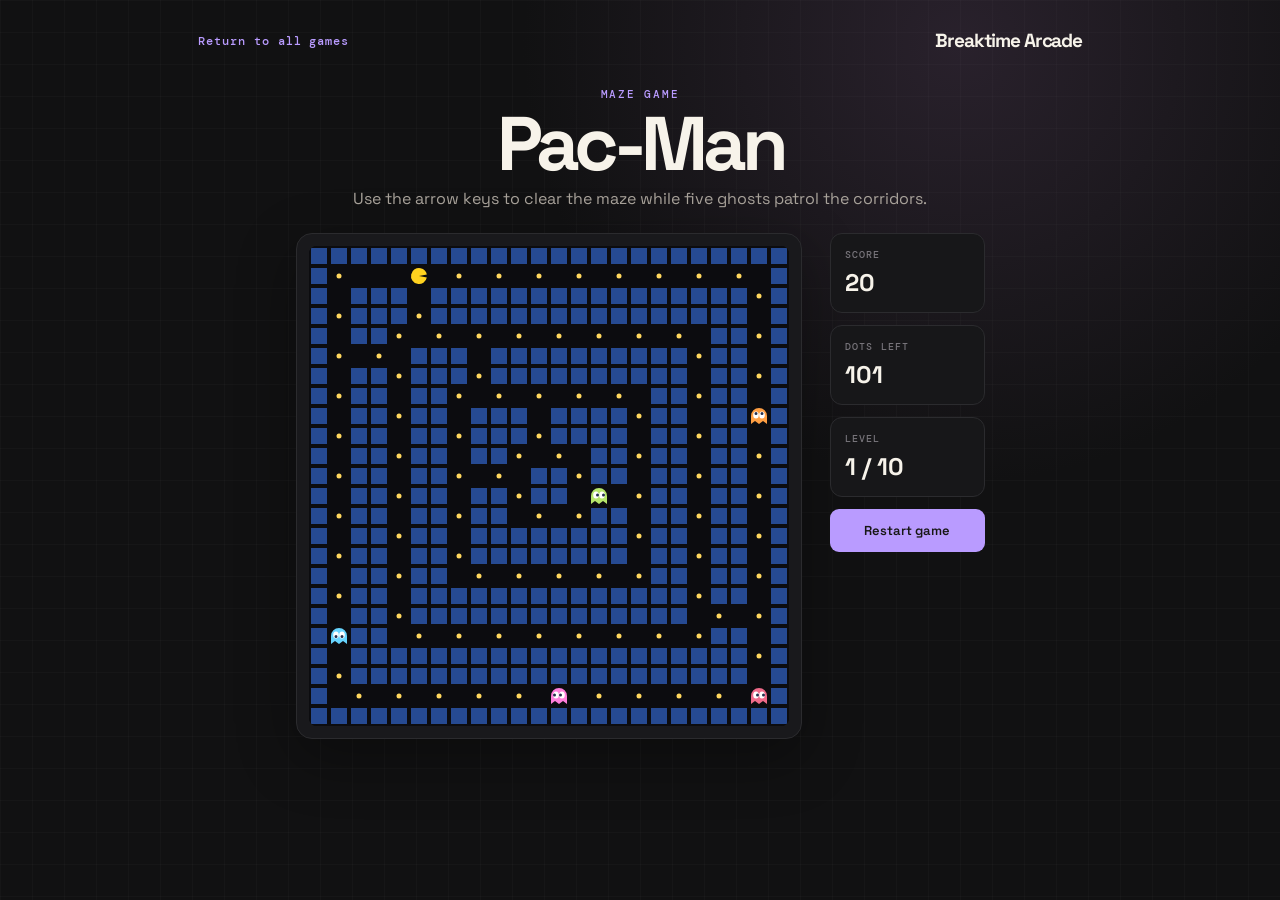
<file: pacman.html>
<!doctype html>
<html lang="en">
<head><meta charset="utf-8"><meta name="viewport" content="width=device-width, initial-scale=1"><title>Pac-Man | Breaktime Arcade</title><link rel="stylesheet" href="styles.css"></head>
<body><main class="game-shell"><nav class="game-nav"><a class="back" href="index.html">Return to all games</a><span class="brand">Breaktime Arcade</span></nav><header class="game-heading"><div class="eyebrow">MAZE GAME</div><h1>Pac-Man</h1><p>Use the arrow keys to clear the maze while five ghosts patrol the corridors.</p></header><section class="game-layout"><div class="board-wrap"><canvas id="pacman" width="480" height="480"></canvas></div><aside class="side-panel"><div class="stat"><label>SCORE</label><strong id="pac-score">0</strong></div><div class="stat"><label>DOTS LEFT</label><strong id="pac-dots">0</strong></div><div class="stat"><label>LEVEL</label><strong id="pac-level">1 / 10</strong></div><button id="pac-restart">Restart game</button></aside></section></main><script src="games.js?v=2"></script></body>
</html>
</file>
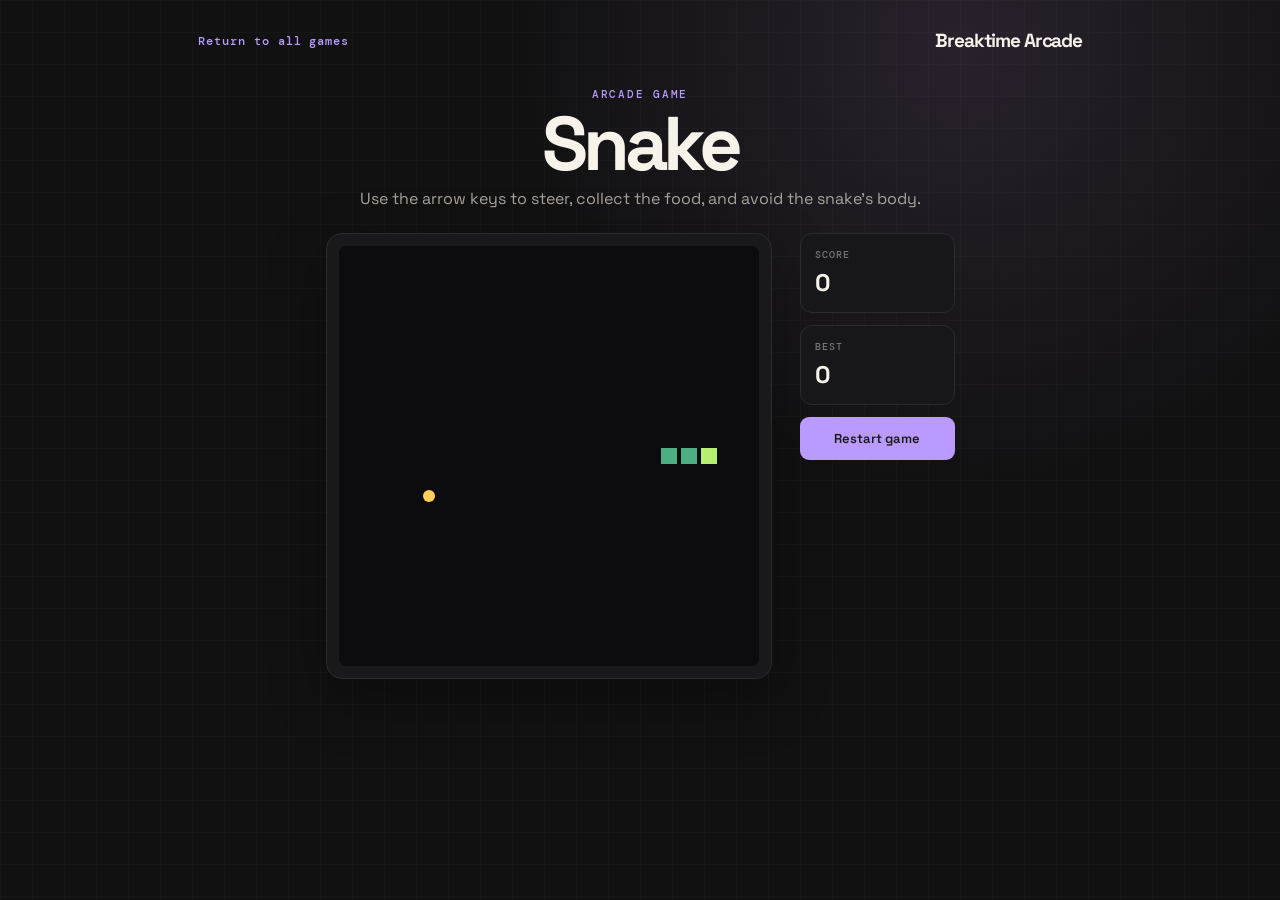
<file: snake.html>
<!doctype html>
<html lang="en">
<head><meta charset="utf-8"><meta name="viewport" content="width=device-width, initial-scale=1"><title>Snake | Breaktime Arcade</title><link rel="stylesheet" href="styles.css"></head>
<body><main class="game-shell"><nav class="game-nav"><a class="back" href="index.html">Return to all games</a><span class="brand">Breaktime Arcade</span></nav><header class="game-heading"><div class="eyebrow">ARCADE GAME</div><h1>Snake</h1><p>Use the arrow keys to steer, collect the food, and avoid the snake's body.</p></header><section class="game-layout"><div class="board-wrap"><canvas id="snake" width="420" height="420"></canvas></div><aside class="side-panel"><div class="stat"><label>SCORE</label><strong id="snake-score">0</strong></div><div class="stat"><label>BEST</label><strong id="snake-best">0</strong></div><button id="snake-restart">Restart game</button></aside></section></main><script src="games.js?v=2"></script></body>
</html>
</file>
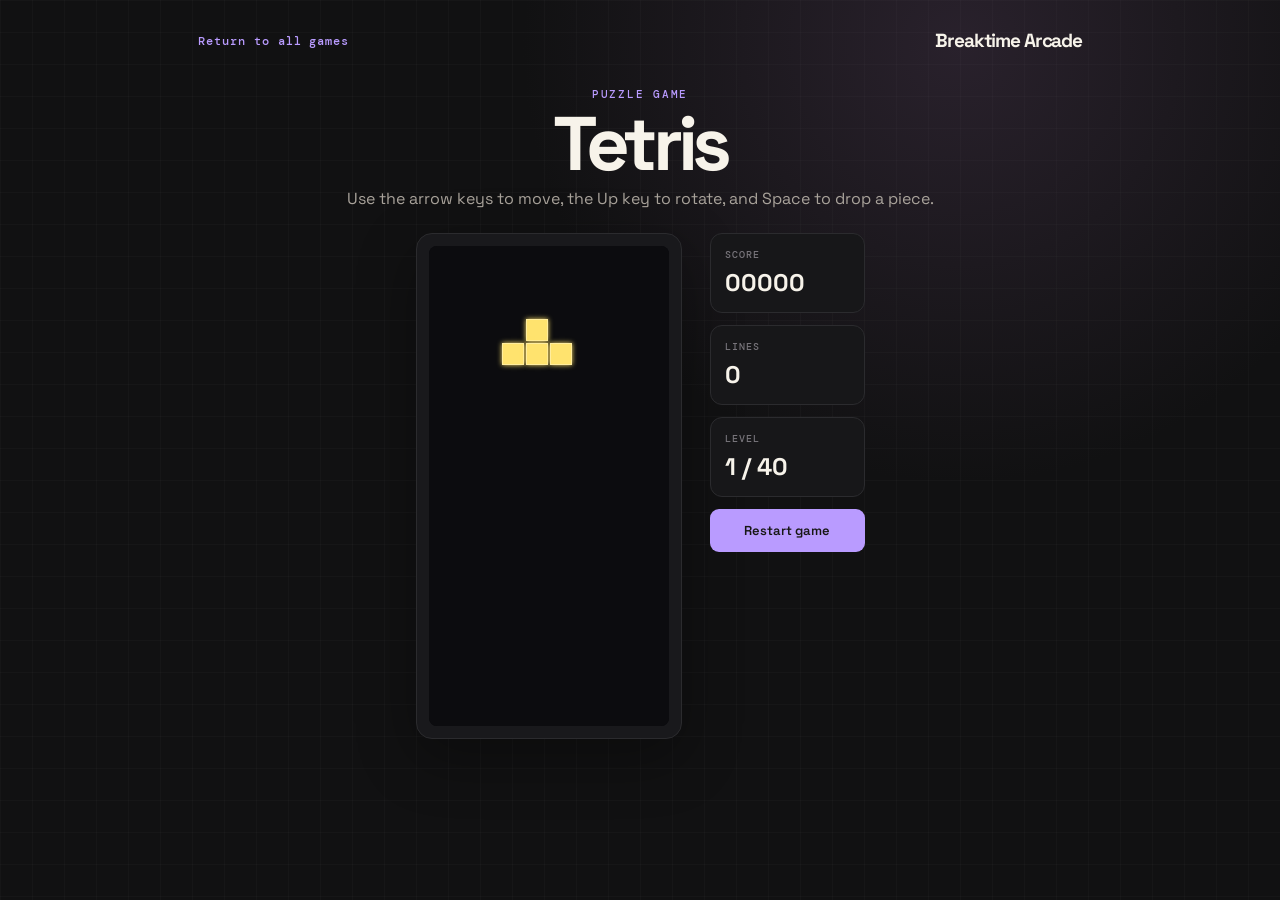
<file: tetris.html>
<!doctype html>
<html lang="en">
<head><meta charset="utf-8"><meta name="viewport" content="width=device-width, initial-scale=1"><title>Tetris | Breaktime Arcade</title><link rel="stylesheet" href="styles.css"></head>
<body><main class="game-shell"><nav class="game-nav"><a class="back" href="index.html">Return to all games</a><span class="brand">Breaktime Arcade</span></nav><header class="game-heading"><div class="eyebrow">PUZZLE GAME</div><h1>Tetris</h1><p>Use the arrow keys to move, the Up key to rotate, and Space to drop a piece.</p></header><section class="game-layout"><div class="board-wrap"><canvas id="tetris" width="240" height="480"></canvas></div><aside class="side-panel"><div class="stat"><label>SCORE</label><strong id="score">00000</strong></div><div class="stat"><label>LINES</label><strong id="lines">0</strong></div><div class="stat"><label>LEVEL</label><strong id="level">1 / 40</strong></div><button id="restart">Restart game</button></aside></section></main><script src="games.js?v=2"></script></body>
</html>
</file>
<file: styles.css>
@import url('https://fonts.googleapis.com/css2?family=DM+Mono:wght@400;500&family=Space+Grotesk:wght@500;600;700&display=swap');

:root { --ink:#f7f3ea; --muted:#a9a39b; --bg:#111112; --line:#2b2b2e; }
* { box-sizing:border-box; }
body { margin:0; min-height:100vh; color:var(--ink); background-color:var(--bg); background-image:linear-gradient(#ffffff05 1px,transparent 1px),linear-gradient(90deg,#ffffff05 1px,transparent 1px),radial-gradient(circle at 75% 5%,#29212c 0,#111112 34%); background-size:32px 32px,32px 32px,auto; font-family:'Space Grotesk'; }
a { color:inherit; text-decoration:none; }
.shell { max-width:1120px; margin:auto; padding:52px clamp(22px,5vw,74px) 28px; min-height:100vh; display:flex; flex-direction:column; }
.eyebrow,.tag,footer { font:500 11px 'DM Mono',monospace; letter-spacing:.16em; }
.eyebrow { color:#b99bff; margin-bottom:24px; }
.hero { max-width:680px; }
h1 { margin:0; font-size:clamp(62px,10vw,118px); line-height:.86; letter-spacing:-.08em; font-weight:700; }
h1 span { color:#b99bff; }
.hero p { color:var(--muted); max-width:410px; font-size:17px; line-height:1.55; margin:34px 0 0; }
.theme-toggle { margin-top:24px; color:var(--ink); background:transparent; border:1px solid #ffffff55; border-radius:4px; font:500 11px 'DM Mono'; letter-spacing:.04em; }
.theme-toggle:hover { color:#171714; background:#b99bff; border-color:#b99bff; }
.game-grid { display:grid; grid-template-columns:repeat(3,1fr); gap:18px; margin-top:86px; }
.game-card { min-height:285px; border:1px solid #ffffff22; border-radius:8px; padding:22px; display:flex; flex-direction:column; justify-content:space-between; transition:transform .22s ease,border-color .22s ease,filter .22s ease; overflow:hidden; position:relative; box-shadow:0 16px 35px #0006,inset 0 0 0 1px #0003; }
.cover-art { position:absolute; inset:0; width:100%; height:100%; object-fit:cover; opacity:.34; mix-blend-mode:screen; filter:saturate(1.35) contrast(1.2); }
.game-card > *:not(.cover-art) { position:relative; z-index:1; }
.game-card:hover,.game-card:focus-visible { transform:translateY(-7px); border-color:rgba(255,255,255,.45); filter:brightness(1.1); outline:none; }
.card-purple { background:linear-gradient(145deg,#9c78f2,#5a3b9b); }
.card-green { background:linear-gradient(145deg,#5cae86,#245941); }
.card-yellow { color:#171714; background:linear-gradient(145deg,#ffd66c,#d99e28); }
.card-top { display:flex; justify-content:space-between; align-items:center; }
.game-icon { display:grid; place-items:center; width:54px; height:54px; border:1px solid #ffffff99; border-radius:4px; font-size:30px; line-height:1; font-family:'Space Grotesk'; font-weight:700; background:#0004; }
.play-arrow { font:500 11px 'DM Mono'; letter-spacing:.08em; text-transform:uppercase; }
.tag { opacity:.7; font-size:10px; }
.game-card h2 { margin:8px 0 3px; font-size:31px; letter-spacing:-.05em; }
.game-card p { margin:0; opacity:.75; font-size:14px; }
footer { margin-top:auto; padding-top:64px; color:#77747a; display:flex; justify-content:space-between; }
.shop-panel { margin-top:72px; padding:24px; border:1px solid var(--line); border-radius:8px; background:#171719e8; box-shadow:0 16px 35px #0005; }
.shop-head { display:flex; align-items:flex-start; justify-content:space-between; gap:24px; }
.shop-head h2 { margin:0; font-size:32px; letter-spacing:-.06em; }
.shop-head p { margin:7px 0 0; color:var(--muted); font-size:14px; }
.wallet { min-width:106px; padding:12px 14px; border:1px solid #3f3655; border-radius:12px; background:#241b38; text-align:right; }
.wallet span { display:block; color:#b99bff; font:500 10px 'DM Mono',monospace; letter-spacing:.12em; }
.wallet strong { display:block; margin-top:3px; font-size:26px; }
.crate-grid { display:grid; grid-template-columns:repeat(2,1fr); gap:12px; margin-top:22px; }
.crate { min-height:112px; padding:15px; color:var(--ink); background:#222126; border:1px solid #3a3740; border-radius:4px; text-align:left; display:flex; flex-direction:column; align-items:flex-start; gap:5px; }
.crate:hover { border-color:#b99bff; background:#2a2434; }
.crate-mark { font-size:27px; color:#b99bff; line-height:1; }
.crate strong { font-size:15px; }
.crate small { color:#9b969f; font:11px 'DM Mono',monospace; }
.crate-sticker .crate-mark { color:#72d5ae; }
.shop-message { min-height:18px; margin:15px 0 0; color:#b99bff; font:11px 'DM Mono',monospace; }
.collection { display:flex; flex-wrap:wrap; gap:7px; }
.collection-badge { padding:7px 9px; border-radius:999px; background:#232127; color:#c8c2cc; font:10px 'DM Mono',monospace; }

.game-shell { max-width:980px; margin:auto; padding:28px clamp(18px,4vw,48px) 36px; }
.game-nav { display:flex; justify-content:space-between; align-items:center; margin-bottom:34px; }
.back { color:#b99bff; font:500 12px 'DM Mono'; letter-spacing:.08em; }
.brand { font-weight:700; font-size:19px; letter-spacing:-.06em; }
.game-heading { text-align:center; margin-bottom:24px; }
.game-heading .eyebrow { margin-bottom:10px; }
.game-heading h1 { font-size:clamp(48px,7vw,76px); letter-spacing:-.07em; }
.game-heading p { color:var(--muted); margin:12px 0 0; }
.game-layout { display:flex; align-items:flex-start; justify-content:center; gap:28px; }
.board-wrap { padding:12px; border:1px solid var(--line); border-radius:16px; background:#19191c; box-shadow:0 18px 60px #0005; }
canvas { display:block; max-width:100%; background:#08080d; border-radius:8px; image-rendering:pixelated; }
.side-panel { width:155px; display:grid; gap:12px; }
.stat { border:1px solid var(--line); border-radius:12px; padding:14px; background:#171719; }
.stat label { display:block; color:#77747a; font:500 10px 'DM Mono',monospace; letter-spacing:.12em; margin-bottom:6px; }
.stat strong { font-size:24px; }
.game-stickers { border:1px solid var(--line); border-radius:12px; padding:12px; background:#171719; display:flex; flex-wrap:wrap; gap:6px; }
.game-stickers label { width:100%; color:#77747a; font:500 10px 'DM Mono',monospace; letter-spacing:.12em; }
.sticker-chip { width:34px; height:34px; padding:5px; border:1px solid #3a3740; border-radius:9px; background:#202025; display:grid; place-items:center; }
.sticker-collection { width:34px; height:34px; padding:6px; display:grid; place-items:center; }
.sticker-art { display:block; width:20px; height:20px; background:var(--sticker-color); filter:drop-shadow(0 0 4px var(--sticker-color)); }
.sticker-art-star { clip-path:polygon(50% 0%,61% 35%,98% 35%,68% 57%,79% 95%,50% 72%,21% 95%,32% 57%,2% 35%,39% 35%); }
.sticker-art-bolt { clip-path:polygon(58% 0%,17% 54%,45% 54%,36% 100%,84% 38%,55% 38%); }
.sticker-art-dot { border-radius:50%; }
.sticker-art-diamond { clip-path:polygon(50% 0%,100% 50%,50% 100%,0% 50%); }
.sticker-empty { color:#77747a; font:10px 'DM Mono',monospace; }
button { border:0; border-radius:9px; padding:13px 14px; color:#171714; background:#b99bff; font:600 13px 'Space Grotesk'; cursor:pointer; }
button:hover { filter:brightness(1.15); }
.tips { color:#77747a; font:11px 'DM Mono',monospace; line-height:1.7; text-align:center; margin:20px auto 0; }
@media (max-width:700px) { .game-grid { grid-template-columns:1fr; margin-top:52px; } .game-card { min-height:190px; } footer { padding-top:48px; } .game-layout { flex-direction:column; align-items:center; } .side-panel { width:min(360px,100%); grid-template-columns:repeat(2,1fr); } .side-panel button { grid-column:span 2; } .shop-head { flex-direction:column; } .wallet { text-align:left; } .crate-grid { grid-template-columns:1fr; } }
body.light-mode { --ink:#201c25; --muted:#625d67; --bg:#f4efe5; --line:#d4cbbb; background-color:var(--bg); background-image:linear-gradient(#201c2510 1px,transparent 1px),linear-gradient(90deg,#201c2510 1px,transparent 1px),radial-gradient(circle at 75% 5%,#ffffff 0,#f4efe5 42%); }
body.light-mode .theme-toggle { border-color:#201c2555; }
body.light-mode .shop-panel,body.light-mode .stat { background:#fffaf1e8; }
body.light-mode .wallet { background:#ffffff; border-color:#cfc3b2; }
body.light-mode .wallet span { color:#7655b5; }
body.light-mode .wallet strong { color:#201c25; }
body.light-mode .crate { background:#eee7da; border-color:#cfc3b2; }
body.light-mode .crate:hover { background:#e5dbca; }
body.light-mode footer { color:#625d67; }
</file>
